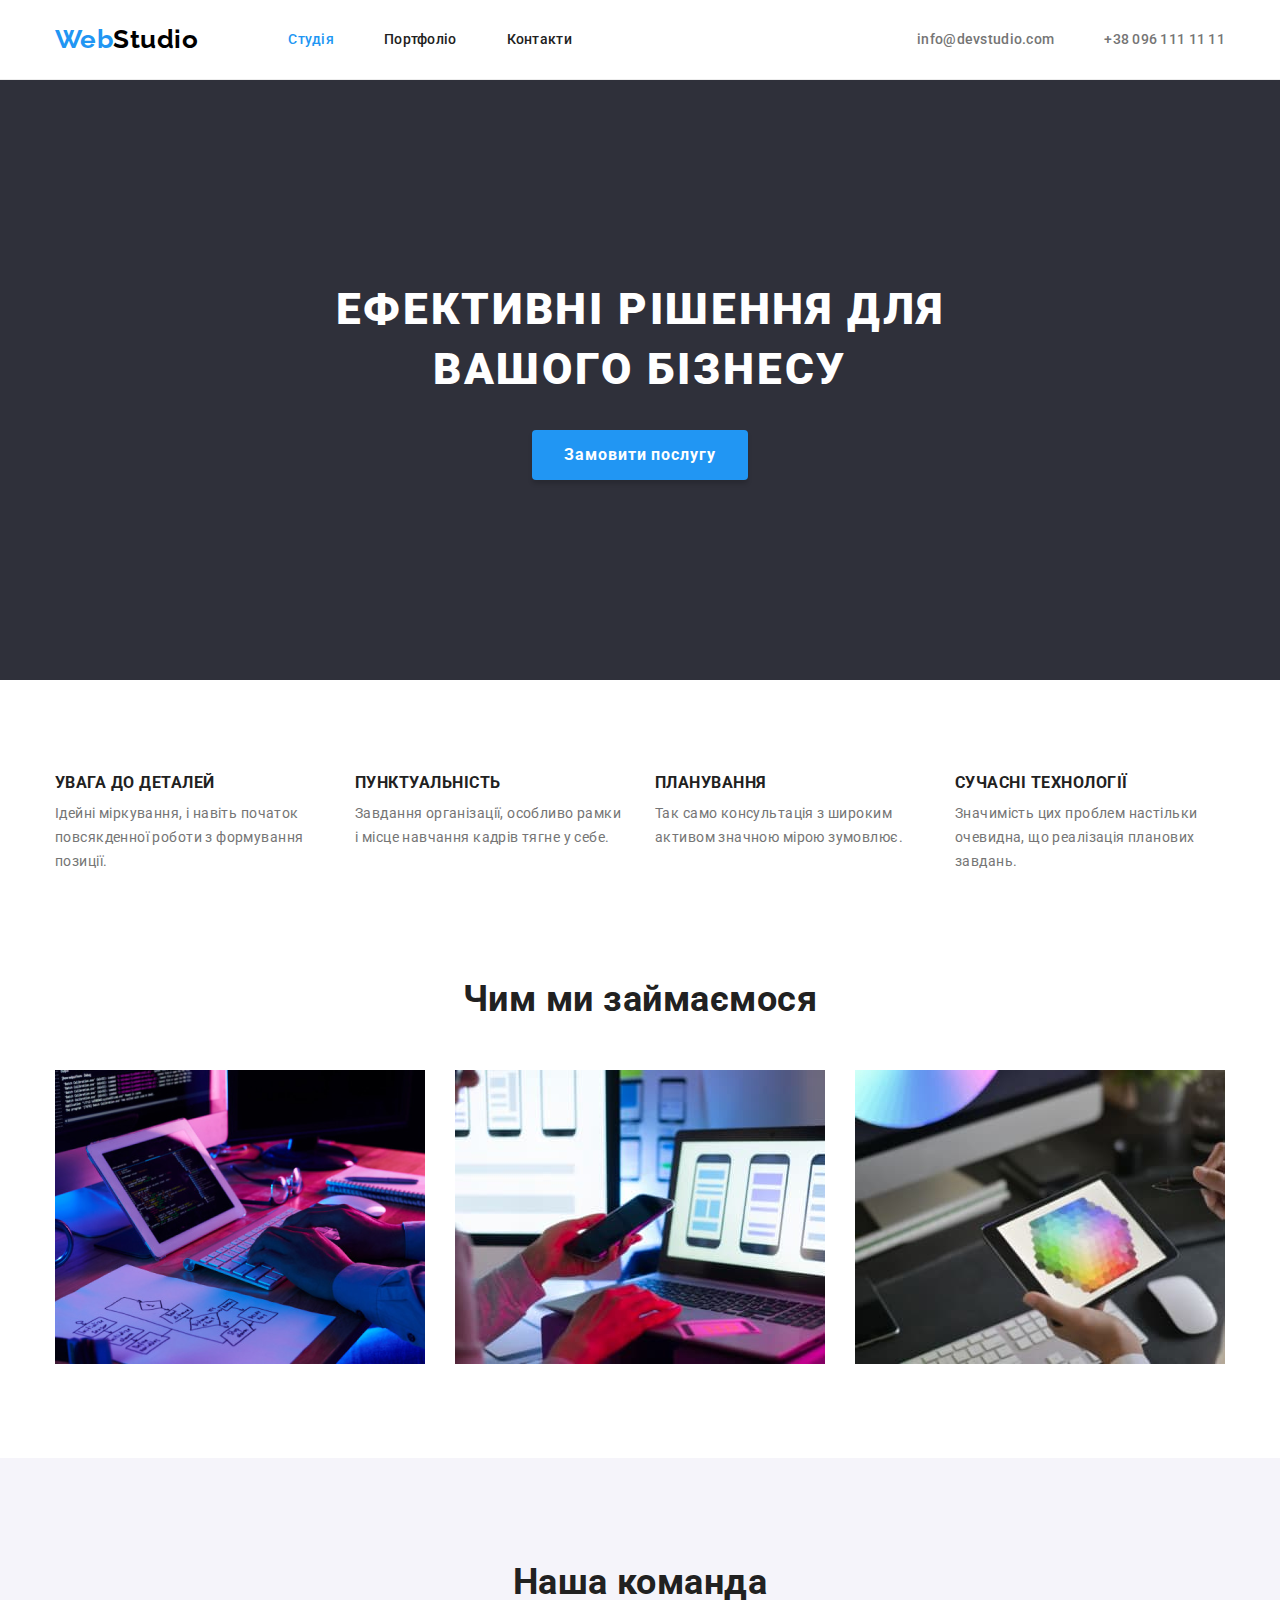
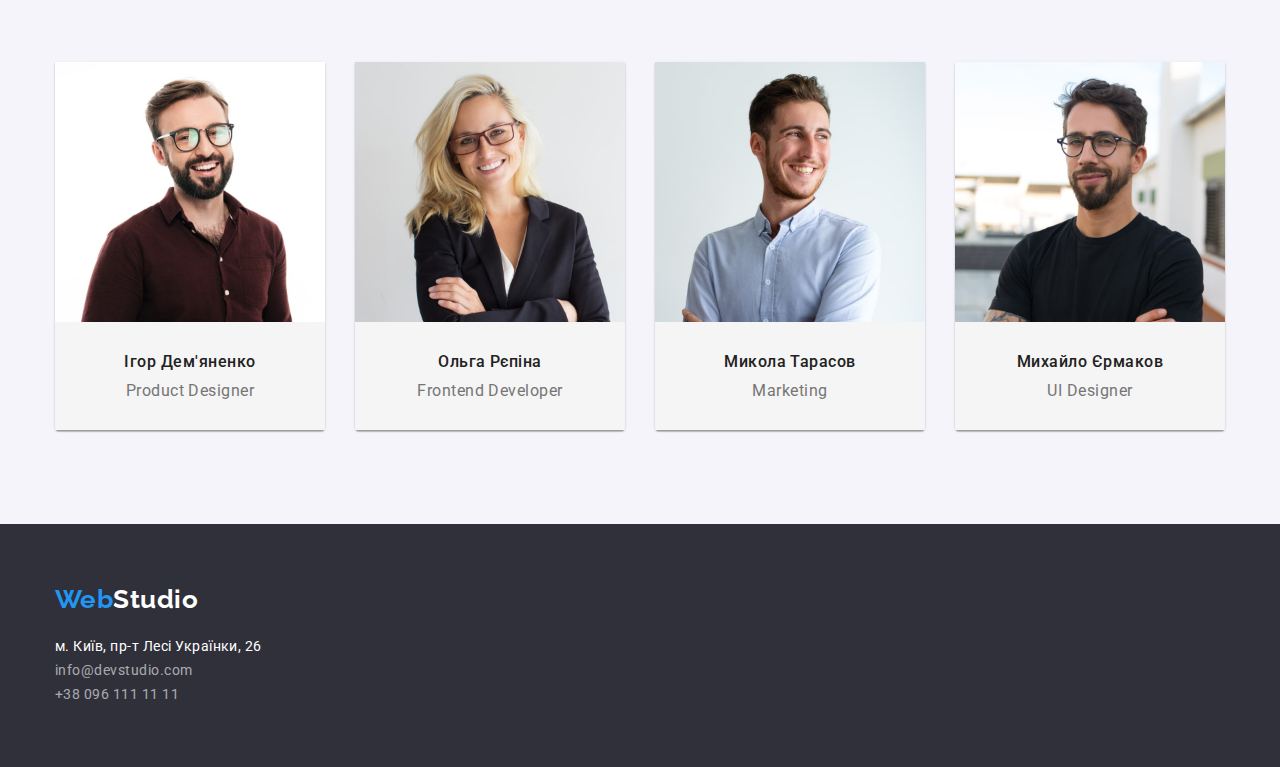
<file: index.html>
<!DOCTYPE html>
<html lang="uk">
  <head>
    <meta charset="UTF-8" />
    <meta http-equiv="X-UA-Compatible" content="IE=ge" />
    <meta name="viewport" content="width=device-width, initial-scale=1.0" />
    <title>WebStudio-HW3</title>
    <link
      rel="stylesheet"
      href="https://cdnjs.cloudflare.com/ajax/libs/modern-normalize/1.1.0/modern-normalize.min.css"
    />
    <link rel="preconnect" href="https://fonts.googleapis.com" />
    <link rel="preconnect" href="https://fonts.gstatic.com" crossorigin />
    <link
      href="https://fonts.googleapis.com/css2?family=Raleway:wght@700&family=Roboto:wght@400;500;700;900&display=swap"
      rel="stylesheet"
    />
    <link rel="stylesheet" href="./css/styles.css" />
  </head>

  <body>
    <header class="header">
      <div class="header-container">
        <nav class="nav">
          <a lang="en" class="logo" href="./index.html"
            >Web<span class="logo-studio">Studio</span></a
          >
          <ul class="nav-item-elements">
            <li>
              <a class="nav-item current" href="./index.html">Студія</a>
            </li>
            <li><a class="nav-item" href="./portfolio.html">Портфоліо</a></li>
            <li><a class="nav-item" href="#">Контакти</a></li>
          </ul>
        </nav>
        <ul class="nav-item-second">
          <li>
            <a class="nav-item-contact" href="mailto:info@devstudio.com">
              info@devstudio.com</a
            >
          </li>
          <li>
            <a class="nav-item-contact" href="tel:+380961111111"
              >+38 096 111 11 11</a
            >
          </li>
        </ul>
      </div>
    </header>
    <main>
      <section class="section-hero">
        <div class="container">
          <h1 class="hero-title">Ефективні рішення для вашого бізнесу</h1>
          <button type="button" class="primery-button">Замовити послугу</button>
        </div>
      </section>
      <section class="our-tasks">
        <div class="container">
          <ul class="advantages-list">
            <li class="advantages-item">
              <h3 class="advantages-titles">Увага до деталей</h3>
              <p class="advantages-text">
                Ідейні міркування, і навіть початок повсякденної роботи з
                формування позиції.
              </p>
            </li>
            <li class="advantages-item">
              <h3 class="advantages-titles">Пунктуальність</h3>
              <p class="advantages-text">
                Завдання організації, особливо рамки і місце навчання кадрів
                тягне у себе.
              </p>
            </li>
            <li class="advantages-item">
              <h3 class="advantages-titles">Планування</h3>
              <p class="advantages-text">
                Так само консультація з широким активом значною мірою зумовлює.
              </p>
            </li>
            <li class="advantages-item">
              <h3 class="advantages-titles">Сучасні технології</h3>
              <p class="advantages-text">
                Значимість цих проблем настільки очевидна, що реалізація
                планових завдань.
              </p>
            </li>
          </ul>
        </div>
      </section>
      <section class="section-advantages">
        <div class="container">
          <h2 class="tasks-title">Чим ми займаємося</h2>
          <ul class="task-images">
            <li>
              <img
                src="./images/img-1.jpg"
                alt="зображення робочого місця 1"
                width="370"
              />
            </li>
            <li>
              <img
                src="./images/img-2.jpg"
                alt="зображення робочого місця 2"
                width="370"
              />
            </li>
            <li>
              <img
                src="./images/img-3.jpg"
                alt="зображення робочого місця 3"
                width="370"
              />
            </li>
          </ul>
        </div>
      </section>
      <section class="team">
        <div class="container">
          <h2 class="our-team">Наша команда</h2>
          <ul class="team-list">
            <li class="team-item">
              <img
                src="./images/team-1.jpg"
                alt="фото Ігор Дем'яненко, Product Designer"
                width="270"
              />
              <div class="team-signature">
                <h3 class="team-member">Ігор Дем'яненко</h3>
                <p class="team-position">Product Designer</p>
              </div>
            </li>
            <li class="team-item">
              <img
                src="./images/team-2.jpg"
                alt="фото Ольга Рєпіна, Frontend Developer"
                width="270"
              />
              <div class="team-signature">
                <h3 class="team-member">Ольга Рєпіна</h3>
                <p class="team-position">Frontend Developer</p>
              </div>
            </li>
            <li class="team-item">
              <img
                src="./images/team-3.jpg"
                alt="фото Микола Тарасов, Marketing"
                width="270"
              />
              <div class="team-signature">
                <h3 class="team-member">Микола Тарасов</h3>
                <p class="team-position">Marketing</p>
              </div>
            </li>
            <li class="team-item">
              <img
                src="./images/team-4.jpg"
                alt="фото Михайло Єрмаков, UI Designer"
                width="270"
              />
              <div class="team-signature">
                <h3 class="team-member">Михайло Єрмаков</h3>
                <p class="team-position">UI Designer</p>
              </div>
            </li>
          </ul>
        </div>
      </section>
    </main>
    <footer class="footer">
      <div class="container">
        <a class="logo-footer" lang="en" href="./index.html"
          >Web<span class="logo-studio-footer">Studio</span></a
        >
        <address>
          <ul>
            <li>
              <a
                class="mail-address"
                href="https://goo.gl/maps/CPtrU1FHBa2aNyZL9"
                target="_blank"
                rel="noopener noreferrer nofollow"
                >м. Київ, пр-т Лесі Українки, 26</a
              >
            </li>
            <li>
              <a class="address-email" href="mailto:info@devstudio.com"
                >info@devstudio.com</a
              >
            </li>
            <li>
              <a class="address-phone" href="tel:+380961111111"
                >+38 096 111 11 11</a
              >
            </li>
          </ul>
        </address>
      </div>
    </footer>
  </body>
</html>
</file>
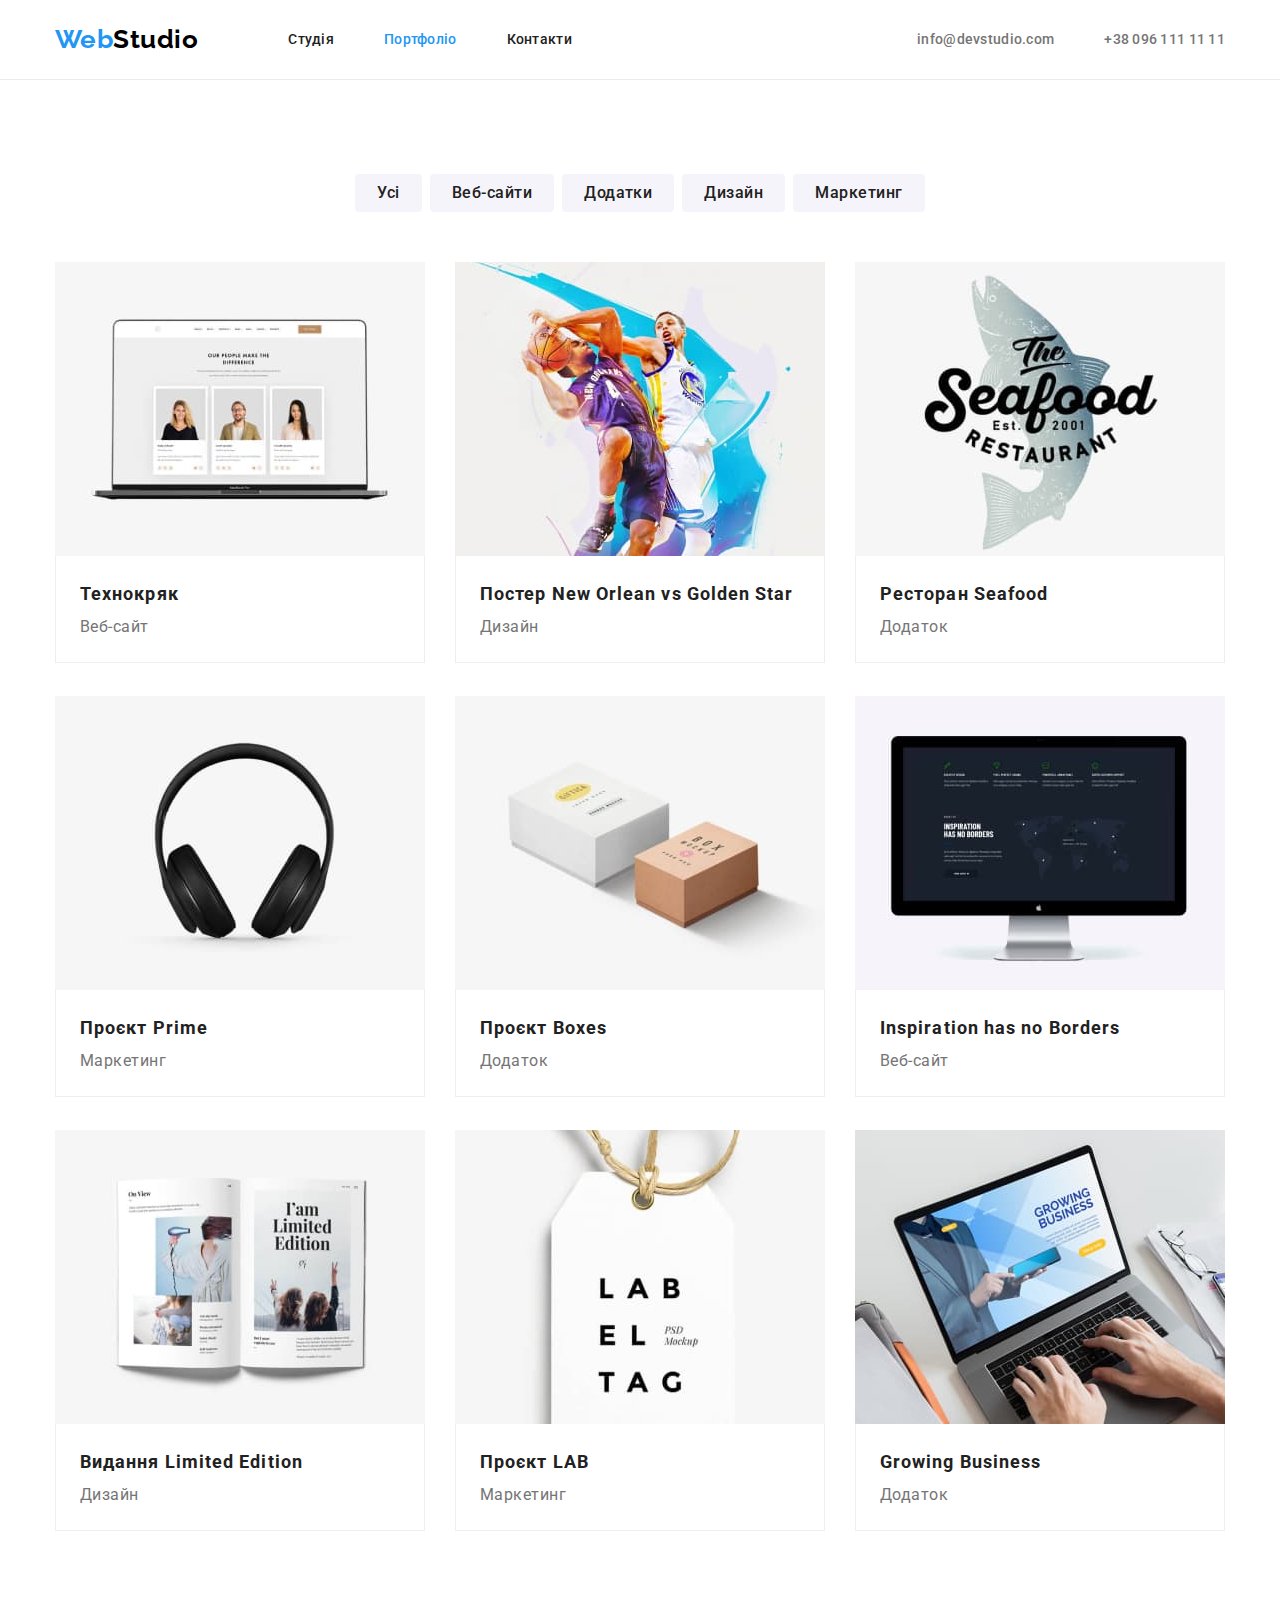
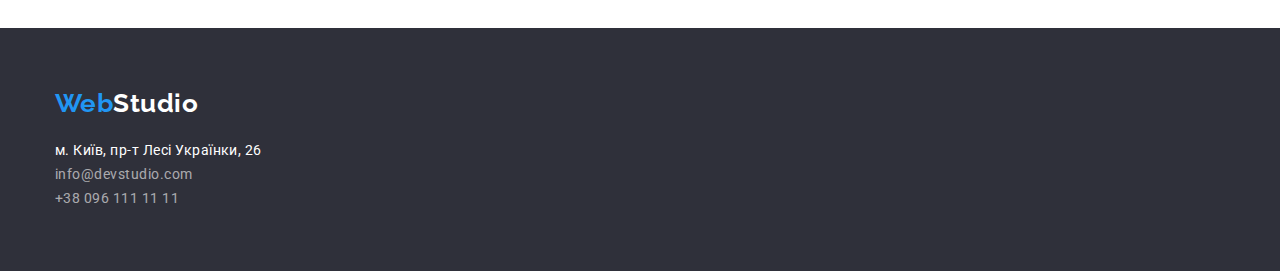
<file: portfolio.html>
<!DOCTYPE html>
<html lang="uk">
  <head>
    <meta charset="UTF-8" />
    <meta http-equiv="X-UA-Compatible" content="IE=ge" />
    <meta name="viewport" content="width=device-width, initial-scale=1.0" />
    <title>WebStudio-HW3</title>
    <link
      rel="stylesheet"
      href="https://cdnjs.cloudflare.com/ajax/libs/modern-normalize/1.1.0/modern-normalize.min.css"
    />
    <link rel="preconnect" href="https://fonts.googleapis.com" />
    <link rel="preconnect" href="https://fonts.gstatic.com" crossorigin />
    <link
      href="https://fonts.googleapis.com/css2?family=Raleway:wght@700&family=Roboto:wght@400;500;700;900&display=swap"
      rel="stylesheet"
    />
    <link rel="stylesheet" href="./css/styles.css" />
  </head>
  <body>
    <header class="header">
      <div class="header-container">
        <nav class="nav">
          <a lang="en" class="logo" href="./index.html"
            >Web<span class="logo-studio">Studio</span></a
          >
          <ul class="nav-item-elements">
            <li>
              <a class="nav-item" href="./index.html">Студія</a>
            </li>
            <li>
              <a class="nav-item current" href="./portfolio.html">Портфоліо</a>
            </li>
            <li><a class="nav-item" href="#">Контакти</a></li>
          </ul>
        </nav>
        <ul class="nav-item-second">
          <li>
            <a class="nav-item-contact" href="mailto:info@devstudio.com">
              info@devstudio.com</a
            >
          </li>
          <li>
            <a class="nav-item-contact" href="tel:+380961111111"
              >+38 096 111 11 11</a
            >
          </li>
        </ul>
      </div>
    </header>
    <main>
      <section class="main">
        <h1 class="visually-hidden">Портфоліо</h1>
        <div class="container">
          <ul class="buttons-row">
            <li>
              <button class="secondary-button"><a href="#"></a> Усі</button>
            </li>
            <li>
              <button class="secondary-button">
                <a href="#"></a>Веб-сайти
              </button>
            </li>
            <li>
              <button class="secondary-button"><a href="#"></a>Додатки</button>
            </li>
            <li>
              <button class="secondary-button"><a href="#"></a>Дизайн</button>
            </li>
            <li>
              <button class="secondary-button">
                <a href="#"></a>Маркетинг
              </button>
            </li>
          </ul>
          <ul class="portfolio">
            <li class="port-item">
              <a href="#">
                <img
                  src="./images/img-techno.jpg"
                  alt="Зображення монітора з сторінкою вебсайту"
                  width
                  370
                />
                <div class="img-text">
                  <h2 class="portfolio-text">Технокряк</h2>
                  <p class="portfolio-title">Веб-сайт</p>
                </div>
              </a>
            </li>
            <li class="port-item">
              <a href="#">
                <img
                  src="./images/img-poster.jpg"
                  alt="зображення епізоду баскетболу"
                  width
                  370
                />
                <div class="img-text">
                  <h2 class="portfolio-text">
                    Постер New Orlean vs Golden Star
                  </h2>
                  <p class="portfolio-title">Дизайн</p>
                </div>
              </a>
            </li>
            <li class="port-item">
              <a href="#">
                <img
                  src="./images/img-restaurant.jpg"
                  alt="лого ресторану морської кухні"
                  width
                  370
                />
                <div class="img-text">
                  <h2 class="portfolio-text">Ресторан Seafood</h2>
                  <p class="portfolio-title">Додаток</p>
                </div>
              </a>
            </li>
            <li class="port-item">
              <a href="#">
                <img
                  src="./images/img-headphone.jpg"
                  alt="Зображення головнихтелефонів"
                  width
                  370
                />
                <div class="img-text">
                  <h2 class="portfolio-text">Проєкт Prime</h2>
                  <p class="portfolio-title">Маркетинг</p>
                </div>
              </a>
            </li>
            <li class="port-item">
              <a href="#">
                <img
                  src="./images/img-boxes.jpg"
                  alt="Зображення коробок"
                  width
                  370
                />
                <div class="img-text">
                  <h2 class="portfolio-text">Проєкт Boxes</h2>
                  <p class="portfolio-title">Додаток</p>
                </div>
              </a>
            </li>
            <li class="port-item">
              <a href="#">
                <img
                  src="./images/img-screen.jpg"
                  alt="Зображення монітора з сторінкою веб-сайту"
                  width
                  370
                />
                <div class="img-text">
                  <h2 class="portfolio-text">Inspiration has no Borders</h2>
                  <p class="portfolio-title">Веб-сайт</p>
                </div>
              </a>
            </li>
            <li class="port-item">
              <a href="#">
                <img
                  src="./images/img-book.jpg"
                  alt="Зображення розгорнутої книги"
                  width
                  370
                />
                <div class="img-text">
                  <h2 class="portfolio-text">Видання Limited Edition</h2>
                  <p class="portfolio-title">Дизайн</p>
                </div>
              </a>
            </li>
            <li class="port-item">
              <a href="#">
                <img
                  src="./images/img-label.jpg"
                  alt="Зображення етикетки"
                  width
                  370
                />
                <div class="img-text">
                  <h2 class="portfolio-text">Проєкт LAB</h2>
                  <p class="portfolio-title">Маркетинг</p>
                </div>
              </a>
            </li>
            <li class="port-item">
              <a href="#">
                <img
                  src="./images/img-laptop.jpg"
                  alt="Зображення нотбука"
                  width
                  370
                />
                <div class="img-text">
                  <h2 class="portfolio-text">Growing Business</h2>
                  <p class="portfolio-title">Додаток</p>
                </div>
              </a>
            </li>
          </ul>
        </div>
      </section>
    </main>
    <footer class="footer">
      <div class="container">
        <a class="logo-footer" lang="en" href="./index.html"
          >Web<span class="logo-studio-footer">Studio</span></a
        >
        <address>
          <ul>
            <li>
              <a
                class="mail-address"
                href="https://goo.gl/maps/CPtrU1FHBa2aNyZL9"
                target="_blank"
                rel="noopener noreferrer nofollow"
                >м. Київ, пр-т Лесі Українки, 26</a
              >
            </li>
            <li>
              <a class="address-email" href="mailto:info@devstudio.com"
                >info@devstudio.com</a
              >
            </li>
            <li>
              <a class="address-phone" href="tel:+380961111111"
                >+38 096 111 11 11</a
              >
            </li>
          </ul>
        </address>
      </div>
    </footer>
  </body>
</html>
</file>
<file: css/styles.css>
:root {
  --color-primary: #4f4f4f;
  --color-background: #f5f5f5;
  --color-primary-white: #ffffff;
  --color-primary-black: #000;
  --color-section-background: #2f303a;
  --color-blue: #2196f3;
  --color-secondary-button: #212121;
  --color-advantages-text: #757575;
  --color-secondary-background: #f5f4fa;
}
* {
  margin: 0px;
  padding: 0px;
  box-sizing: border-box;
}

img {
  display: block;
  max-width: 100%;
  height: auto;
}

a {
  text-decoration: none;
  color: inherit;
}

body {
  font-family: 'Roboto', sans-serif;
  color: var(--color-primary);
  letter-spacing: 0.03em;
}

ul {
  list-style: none;
}

button {
  cursor: pointer;
  font-family: inherit;
}

/*header*/
.header {
  display: flex;
  justify-content: space-around;
  align-items: center;
  max-width: 100%;
  border-bottom: 1px solid #ececec;
}

.header-container {
  display: flex;
  justify-content: space-between;
  align-items: center;
  width: 1200px;
  padding: 0 15px;
  margin: 0 auto;
}

.container {
  width: 1200px;
  padding: 0 15px;
  margin: 0 auto;
}

.visually-hidden {
  position: absolute;
  white-space: nowrap;
  width: 1px;
  height: 1px;
  overflow: hidden;
  border: 0;
  padding: 0;
  clip: rect(0 0 0 0);
  clip-path: inset(50%);
  margin: -1px;
}

.nav {
  display: flex;
  justify-content: center;
  align-items: center;
}

.nav-item {
  font-weight: 500;
  font-size: 14px;
  text-decoration: none;
  line-height: 1.1428;
  letter-spacing: 0.02em;
  color: var(--color-secondary-button);
  gap: 50px;
  padding: 32px 0;
}

.current {
  position: relative;
  color: var(--color-blue);
}

.nav-item:hover {
  color: var(--color-blue);
}

.nav-item-elements {
  display: flex;
  justify-content: space-between;
  align-items: center;
  gap: 50px;
  margin-left: 90px;
}

.nav-item-second {
  display: flex;
  align-items: center;
  gap: 50px;
}

.nav-item-contact {
  font-weight: 500;
  font-size: 14px;
  text-decoration: none;
  line-height: 1.1428;
  letter-spacing: 0.02em;
  color: var(--color-advantages-text);
  gap: 50px;
  padding: 32px 0;
}

.nav-item-contact:hover {
  color: var(--color-blue);
}

.logo {
  font-family: 'Raleway', sans-serif;
  font-weight: 700;
  font-size: 26px;
  line-height: 1.1923;
  color: var(--color-blue);
  text-decoration: none;
  display: block;
  padding: 24px 0px;
}

.logo-studio {
  color: var(--color-primary-black);
}

/*main*/

.section-hero {
  max-width: 100%;
  padding: 200px 0;
  line-height: 1.36;
  background-color: var(--color-section-background);
}

.hero-title {
  max-width: 696px;
  margin: 0 auto 30px;
  font-weight: 900;
  font-size: 44px;
  line-height: 1.36;
  text-align: center;
  letter-spacing: 0.06em;
  text-transform: uppercase;
  color: var(--color-primary-white);
}

.primery-button {
  padding: 10px 32px;
  display: block;
  font-weight: 700;
  font-size: 16px;
  line-height: 1.875;
  align-items: normal;
  text-align: center;
  letter-spacing: 0.06em;
  color: var(--color-primary-white);
  background-color: var(--color-blue);
  border: 0.5px;
  box-shadow: 0px 4px 4px rgba(0, 0, 0, 0.15);
  border-radius: 4px;
  margin: 0 auto;
}
.primery-button:hover,
.primery-button:focus {
  color: var(--color-primary-white);
  background-color: #188ce8;
}

.our-tasks {
  max-width: 100%;
  display: flex;
  flex-direction: column;
  justify-content: center;
  align-items: center;
  padding: 94px 0px;
}

.section-advantages {
  display: flex;
  justify-content: center;
  max-width: 100%;
  padding-bottom: 94px;
}

.advantages-list {
  display: flex;
  justify-content: center;
  text-align: left;
  font-weight: 700;
  font-size: 14px;
  line-height: 1.1428;
  color: var(--color-secondary-button);
  gap: 30px;
  margin-left: 0px;
}

.advantages-item {
  width: 270px;
  margin-bottom: 10px;
  text-transform: uppercase;
}

.advantages-titles {
  width: 270px;
  margin-bottom: 10px;
}

.advantages-text {
  text-align: left;
  font-style: normal;
  font-weight: 400;
  font-size: 14px;
  text-transform: none;
  line-height: 1.71;
  letter-spacing: 0.03em;
  color: var(--color-advantages-text);
}
/*section "our-tasks"*/

.tasks-title {
  font-weight: 700;
  font-size: 36px;
  line-height: 1.17;
  text-align: center;
  color: var(--color-secondary-button);
  margin-bottom: 50px;
}

.task-images {
  display: flex;
  justify-items: center;
  align-items: stretch;
  gap: 30px;
}

/*section "out-team*/

.team {
  display: flex;
  flex-direction: column;
  align-items: center;
  max-width: 100%;
  background-color: var(--color-secondary-background);
  padding: 94px 0;
}

.our-team {
  display: flex;
  justify-content: center;
  align-items: center;
  font-weight: 700;
  font-size: 36px;
  line-height: 1.67;
  margin-bottom: 50px;
  color: var(--color-secondary-button);
}

.team-list {
  display: flex;
  gap: 30px;
}

.team-item {
  display: flex;
  flex-direction: column;
  background-color: var(--color-primary-white);
  box-shadow: 0px 1px 3px rgba(0, 0, 0, 0.12), 0px 1px 1px rgba(0, 0, 0, 0.14),
    0px 2px 1px rgba(0, 0, 0, 0.2);
  border-radius: 0px 0px 4px 4px;
}

.team-position {
  font-style: normal;
  font-weight: 400;
  font-size: 16px;
  line-height: 1.1875;
  text-align: center;
  color: var(--color-advantages-text);
}

.team-member {
  font-weight: 500;
  font-size: 16px;
  line-height: 1.1875;
  text-align: center;
  color: var(--color-secondary-button);
  margin-bottom: 10px;
}

.team-signature {
  padding: 30px;
  background-color: var(--color-background);
}

/*footer*/

.footer {
  display: flex;
  flex-direction: column;
  background-color: var(--color-section-background);
  max-width: 100%;
  padding: 60px 0;
}

.logo-studio-footer {
  color: #ffffff;
}

.logo-footer {
  font-family: 'Raleway', sans-serif;
  font-weight: 700;
  font-size: 26px;
  line-height: 1.1923;
  color: var(--color-blue);
  text-decoration: none;
  display: block;
  margin-bottom: 20px;
}

.mail-address {
  font-size: 14px;
  font-style: normal;
  line-height: 1.7142;
  color: #ffffff;
  text-decoration: none;
  margin-bottom: 9px;
}

.mail-address:hover {
  color: var(--color-blue);
}

.mail-address:focus {
  color: var(--color-blue);
}

.address-email {
  font-size: 14px;
  line-height: 1.7142;
  font-style: normal;
  color: rgba(255, 255, 255, 0.6);
  text-decoration: none;
  margin-bottom: 9px;
}

.address-email:hover {
  color: var(--color-blue);
}

.address-email:focus {
  color: var(--color-blue);
}

.address-phone {
  font-size: 14px;
  line-height: 1.7142;
  font-style: normal;
  color: rgba(255, 255, 255, 0.6);
  text-decoration: none;
}

.address-phone:hover {
  color: var(--color-blue);
}

/*Portfolio*/

.main {
  display: flex;
  flex-direction: column;
  justify-items: center;
  align-items: center;
  max-width: 100%;
  padding: 94px 0;
}

.buttons-row {
  display: flex;
  justify-items: center;
  justify-content: center;
  align-items: center;
  height: 38px;
  gap: 8px;
  margin-bottom: 50px;
}

.secondary-button {
  color: var(--color-secondary-button);
  background-color: var(--color-secondary-background);
  font-weight: 500;
  font-size: 16px;
  line-height: 1.625;
  letter-spacing: 0.03em;
  border: #000000;
  border-radius: 4px;
  cursor: pointer;
  padding: 6px 22px;
}
.secondary-button:hover {
  color: var(--color-primary-white);
  background-color: var(--color-blue);
}

.portfolio {
  display: flex;
  flex-wrap: wrap;
  gap: 30px;
}

.port-item {
  display: flex;
  flex-direction: column;
  width: 370px;
  height: 404px;
}

.img-text {
  display: flex;
  flex-direction: column;
  text-decoration: none;
  border-left: 1px solid #eee;
  border-right: 1px solid #eee;
  border-bottom: 1px solid #eee;
  padding: 20px 24px;
}

.portfolio-title {
  font-weight: 400;
  font-style: normal;
  font-size: 16px;
  line-height: 1.875;
  color: var(--color-advantages-text);
}

.portfolio-text {
  font-weight: 700;
  font-size: 18px;
  line-height: 36px;
  letter-spacing: 0.06em;
  color: var(--color-secondary-button);
}
</file>
